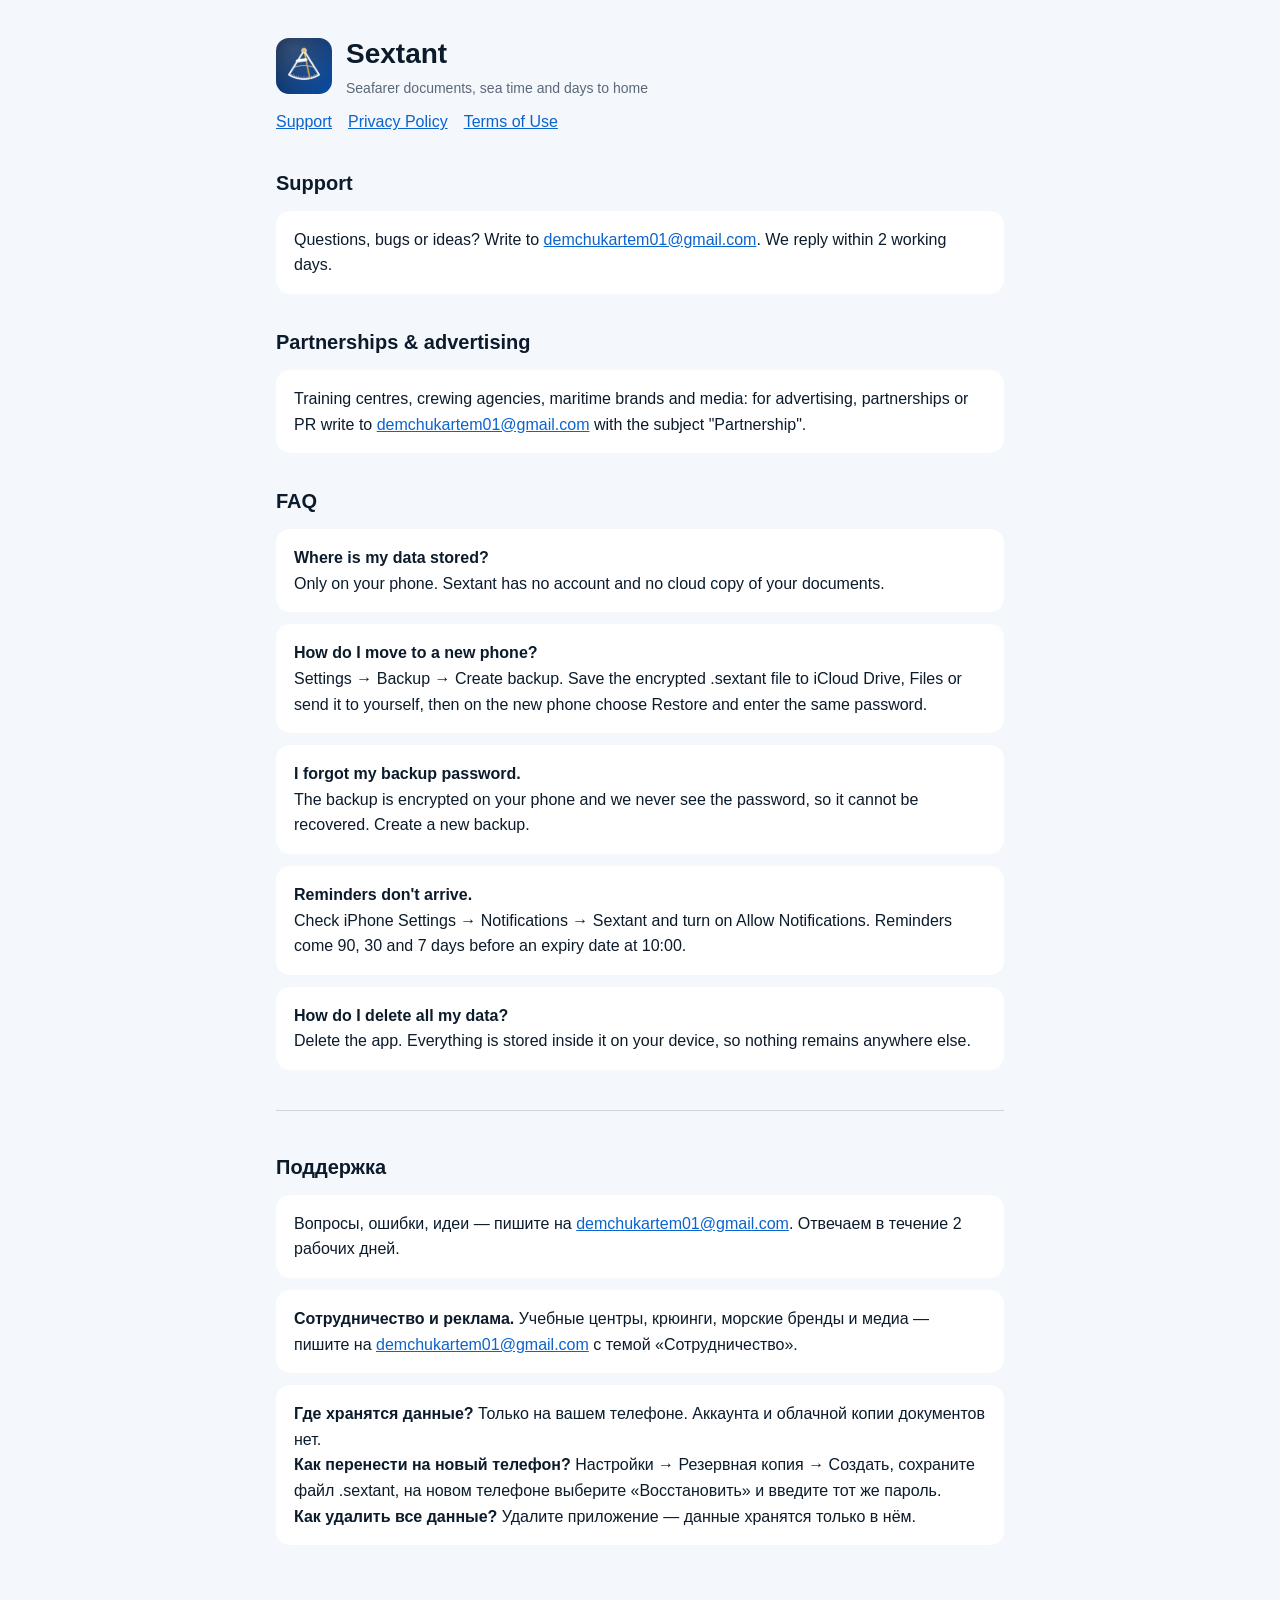
<file: index.html>
<!doctype html><html lang="en"><head><meta charset="utf-8"><meta name="viewport" content="width=device-width,initial-scale=1"><link rel="stylesheet" href="style.css"><link rel="icon" href="icon.png"><title>Sextant Support</title></head><body><main><header><img src="icon.png" alt=""><div><h1>Sextant</h1><div class="mut">Seafarer documents, sea time and days to home</div></div></header><nav><a href="index.html">Support</a><a href="privacy.html">Privacy Policy</a><a href="terms.html">Terms of Use</a></nav>
<h2>Support</h2>
<div class="card">Questions, bugs or ideas? Write to <a href="mailto:demchukartem01@gmail.com">demchukartem01@gmail.com</a>. We reply within 2 working days.</div>
<h2>Partnerships &amp; advertising</h2>
<div class="card">Training centres, crewing agencies, maritime brands and media: for advertising, partnerships or PR write to <a href="mailto:demchukartem01@gmail.com?subject=Sextant%20%E2%80%94%20partnership">demchukartem01@gmail.com</a> with the subject "Partnership".</div>
<h2>FAQ</h2>
<div class="card"><b>Where is my data stored?</b><br>Only on your phone. Sextant has no account and no cloud copy of your documents.</div>
<div class="card"><b>How do I move to a new phone?</b><br>Settings → Backup → Create backup. Save the encrypted .sextant file to iCloud Drive, Files or send it to yourself, then on the new phone choose Restore and enter the same password.</div>
<div class="card"><b>I forgot my backup password.</b><br>The backup is encrypted on your phone and we never see the password, so it cannot be recovered. Create a new backup.</div>
<div class="card"><b>Reminders don't arrive.</b><br>Check iPhone Settings → Notifications → Sextant and turn on Allow Notifications. Reminders come 90, 30 and 7 days before an expiry date at 10:00.</div>
<div class="card"><b>How do I delete all my data?</b><br>Delete the app. Everything is stored inside it on your device, so nothing remains anywhere else.</div>
<div class="lang"><h2>Поддержка</h2><div class="card">Вопросы, ошибки, идеи — пишите на <a href="mailto:demchukartem01@gmail.com">demchukartem01@gmail.com</a>. Отвечаем в течение 2 рабочих дней.</div>
<div class="card"><b>Сотрудничество и реклама.</b> Учебные центры, крюинги, морские бренды и медиа — пишите на <a href="mailto:demchukartem01@gmail.com?subject=Sextant%20%E2%80%94%20%D1%81%D0%BE%D1%82%D1%80%D1%83%D0%B4%D0%BD%D0%B8%D1%87%D0%B5%D1%81%D1%82%D0%B2%D0%BE">demchukartem01@gmail.com</a> с темой «Сотрудничество».</div>
<div class="card"><b>Где хранятся данные?</b> Только на вашем телефоне. Аккаунта и облачной копии документов нет.<br><b>Как перенести на новый телефон?</b> Настройки → Резервная копия → Создать, сохраните файл .sextant, на новом телефоне выберите «Восстановить» и введите тот же пароль.<br><b>Как удалить все данные?</b> Удалите приложение — данные хранятся только в нём.</div></div>
</main></body></html>
</file>
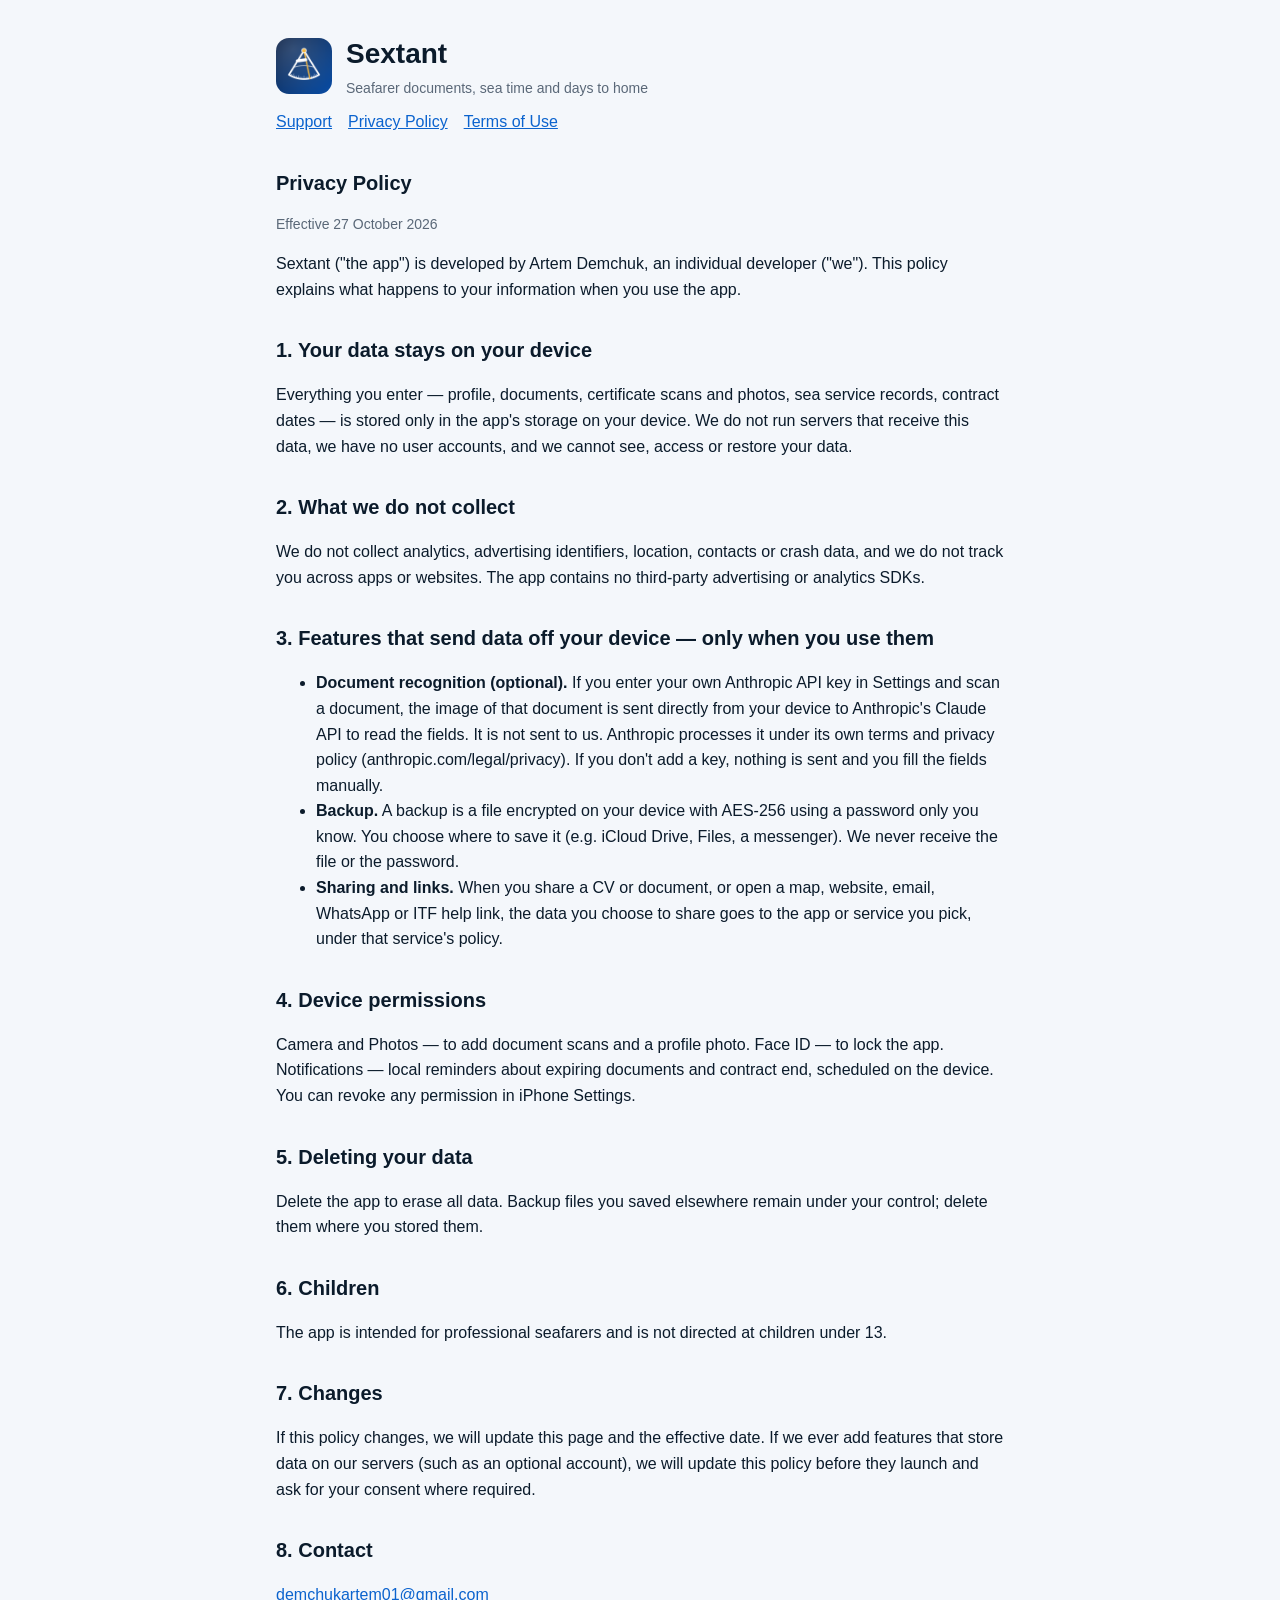
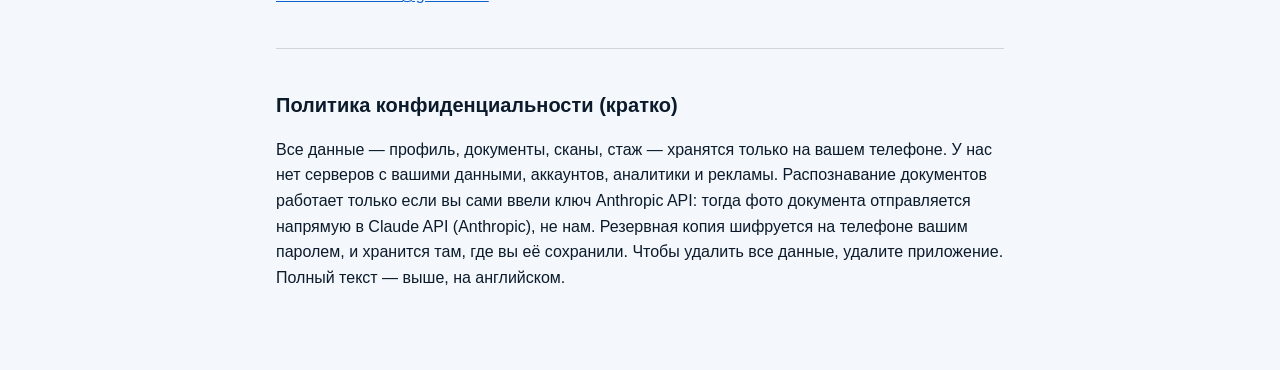
<file: privacy.html>
<!doctype html><html lang="en"><head><meta charset="utf-8"><meta name="viewport" content="width=device-width,initial-scale=1"><link rel="stylesheet" href="style.css"><link rel="icon" href="icon.png"><title>Sextant Privacy Policy</title></head><body><main><header><img src="icon.png" alt=""><div><h1>Sextant</h1><div class="mut">Seafarer documents, sea time and days to home</div></div></header><nav><a href="index.html">Support</a><a href="privacy.html">Privacy Policy</a><a href="terms.html">Terms of Use</a></nav>
<h2>Privacy Policy</h2><p class="mut">Effective 27 October 2026</p>
<p>Sextant ("the app") is developed by Artem Demchuk, an individual developer ("we"). This policy explains what happens to your information when you use the app.</p>
<h2>1. Your data stays on your device</h2>
<p>Everything you enter — profile, documents, certificate scans and photos, sea service records, contract dates — is stored only in the app's storage on your device. We do not run servers that receive this data, we have no user accounts, and we cannot see, access or restore your data.</p>
<h2>2. What we do not collect</h2>
<p>We do not collect analytics, advertising identifiers, location, contacts or crash data, and we do not track you across apps or websites. The app contains no third-party advertising or analytics SDKs.</p>
<h2>3. Features that send data off your device — only when you use them</h2>
<ul>
<li><b>Document recognition (optional).</b> If you enter your own Anthropic API key in Settings and scan a document, the image of that document is sent directly from your device to Anthropic's Claude API to read the fields. It is not sent to us. Anthropic processes it under its own terms and privacy policy (anthropic.com/legal/privacy). If you don't add a key, nothing is sent and you fill the fields manually.</li>
<li><b>Backup.</b> A backup is a file encrypted on your device with AES-256 using a password only you know. You choose where to save it (e.g. iCloud Drive, Files, a messenger). We never receive the file or the password.</li>
<li><b>Sharing and links.</b> When you share a CV or document, or open a map, website, email, WhatsApp or ITF help link, the data you choose to share goes to the app or service you pick, under that service's policy.</li>
</ul>
<h2>4. Device permissions</h2>
<p>Camera and Photos — to add document scans and a profile photo. Face ID — to lock the app. Notifications — local reminders about expiring documents and contract end, scheduled on the device. You can revoke any permission in iPhone Settings.</p>
<h2>5. Deleting your data</h2>
<p>Delete the app to erase all data. Backup files you saved elsewhere remain under your control; delete them where you stored them.</p>
<h2>6. Children</h2><p>The app is intended for professional seafarers and is not directed at children under 13.</p>
<h2>7. Changes</h2><p>If this policy changes, we will update this page and the effective date. If we ever add features that store data on our servers (such as an optional account), we will update this policy before they launch and ask for your consent where required.</p>
<h2>8. Contact</h2><p><a href="mailto:demchukartem01@gmail.com">demchukartem01@gmail.com</a></p>
<div class="lang"><h2>Политика конфиденциальности (кратко)</h2>
<p>Все данные — профиль, документы, сканы, стаж — хранятся только на вашем телефоне. У нас нет серверов с вашими данными, аккаунтов, аналитики и рекламы. Распознавание документов работает только если вы сами ввели ключ Anthropic API: тогда фото документа отправляется напрямую в Claude API (Anthropic), не нам. Резервная копия шифруется на телефоне вашим паролем, и хранится там, где вы её сохранили. Чтобы удалить все данные, удалите приложение. Полный текст — выше, на английском.</p></div>
</main></body></html>
</file>
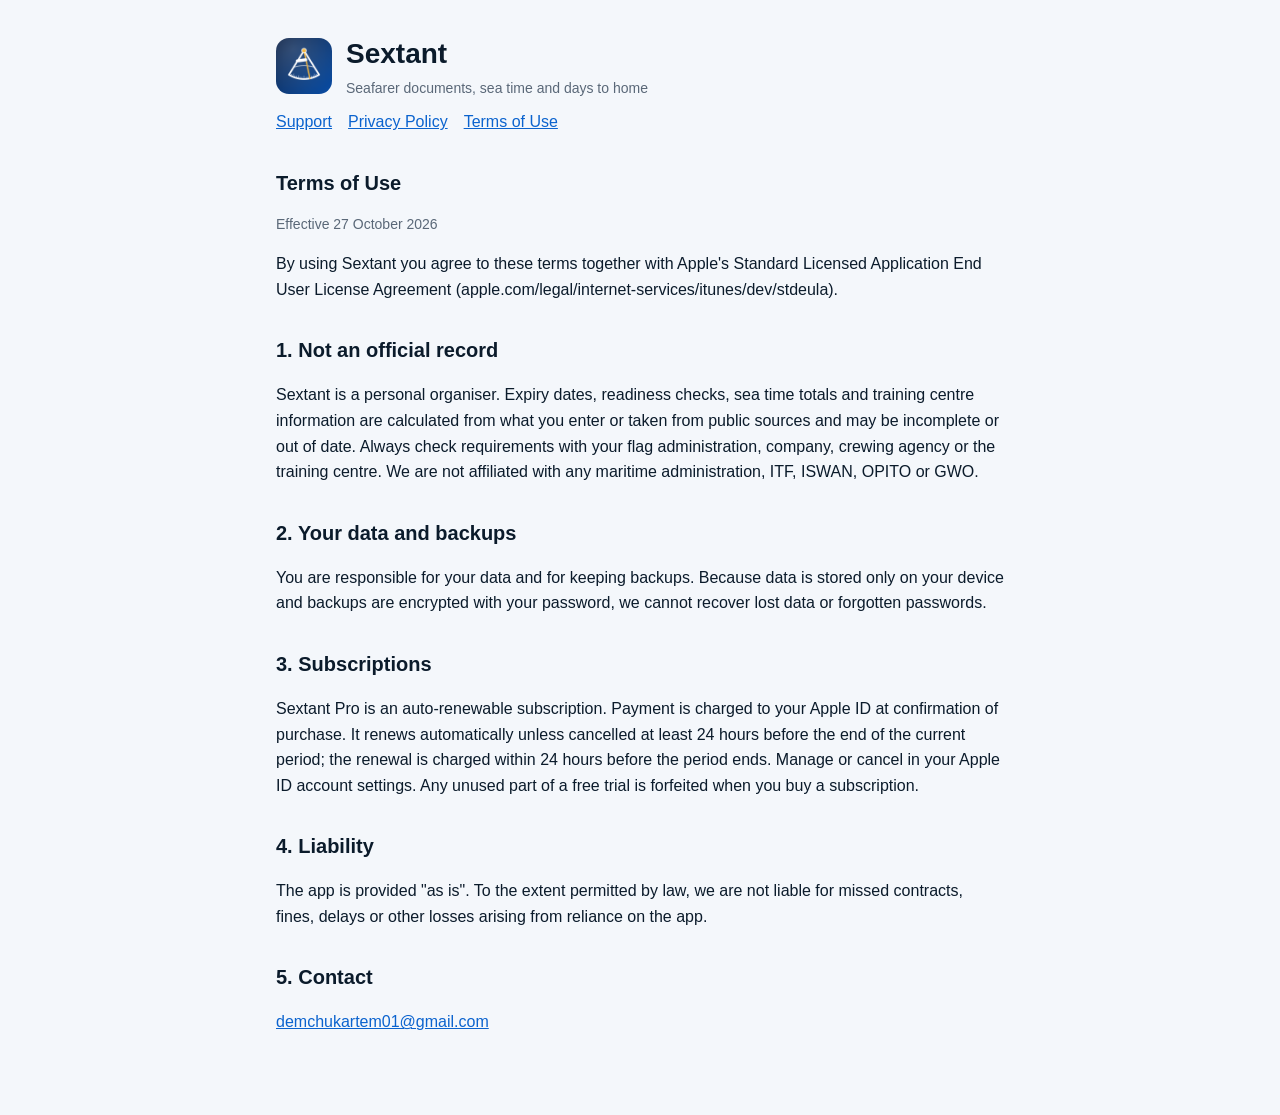
<file: terms.html>
<!doctype html><html lang="en"><head><meta charset="utf-8"><meta name="viewport" content="width=device-width,initial-scale=1"><link rel="stylesheet" href="style.css"><link rel="icon" href="icon.png"><title>Sextant Terms of Use</title></head><body><main><header><img src="icon.png" alt=""><div><h1>Sextant</h1><div class="mut">Seafarer documents, sea time and days to home</div></div></header><nav><a href="index.html">Support</a><a href="privacy.html">Privacy Policy</a><a href="terms.html">Terms of Use</a></nav>
<h2>Terms of Use</h2><p class="mut">Effective 27 October 2026</p>
<p>By using Sextant you agree to these terms together with Apple's Standard Licensed Application End User License Agreement (apple.com/legal/internet-services/itunes/dev/stdeula).</p>
<h2>1. Not an official record</h2>
<p>Sextant is a personal organiser. Expiry dates, readiness checks, sea time totals and training centre information are calculated from what you enter or taken from public sources and may be incomplete or out of date. Always check requirements with your flag administration, company, crewing agency or the training centre. We are not affiliated with any maritime administration, ITF, ISWAN, OPITO or GWO.</p>
<h2>2. Your data and backups</h2>
<p>You are responsible for your data and for keeping backups. Because data is stored only on your device and backups are encrypted with your password, we cannot recover lost data or forgotten passwords.</p>
<h2>3. Subscriptions</h2>
<p>Sextant Pro is an auto-renewable subscription. Payment is charged to your Apple ID at confirmation of purchase. It renews automatically unless cancelled at least 24 hours before the end of the current period; the renewal is charged within 24 hours before the period ends. Manage or cancel in your Apple ID account settings. Any unused part of a free trial is forfeited when you buy a subscription.</p>
<h2>4. Liability</h2>
<p>The app is provided "as is". To the extent permitted by law, we are not liable for missed contracts, fines, delays or other losses arising from reliance on the app.</p>
<h2>5. Contact</h2><p><a href="mailto:demchukartem01@gmail.com">demchukartem01@gmail.com</a></p>
</main></body></html>
</file>
<file: style.css>
:root{--bg:#F4F7FB;--fg:#0B1B2B;--mut:#5A6878;--acc:#0B63CE;--card:#fff}
@media (prefers-color-scheme:dark){:root{--bg:#071D42;--fg:#EAF1FB;--mut:#A9B8CC;--acc:#7DB4FF;--card:#0E2A57}}
*{box-sizing:border-box}body{margin:0;background:var(--bg);color:var(--fg);font:16px/1.6 -apple-system,"Segoe UI",Roboto,sans-serif}
main{max-width:760px;margin:0 auto;padding:32px 16px 64px}
header{display:flex;gap:14px;align-items:center;margin-bottom:8px}header img{width:56px;height:56px;border-radius:13px}
h1{font-size:28px;margin:0}h2{font-size:20px;margin:32px 0 8px}a{color:var(--acc)}
.mut{color:var(--mut);font-size:14px}nav{display:flex;gap:16px;flex-wrap:wrap;margin:10px 0 24px}
.card{background:var(--card);border-radius:14px;padding:16px 18px;margin:12px 0}
.lang{border-top:1px solid rgba(127,127,127,.3);margin-top:40px;padding-top:8px}
</file>
